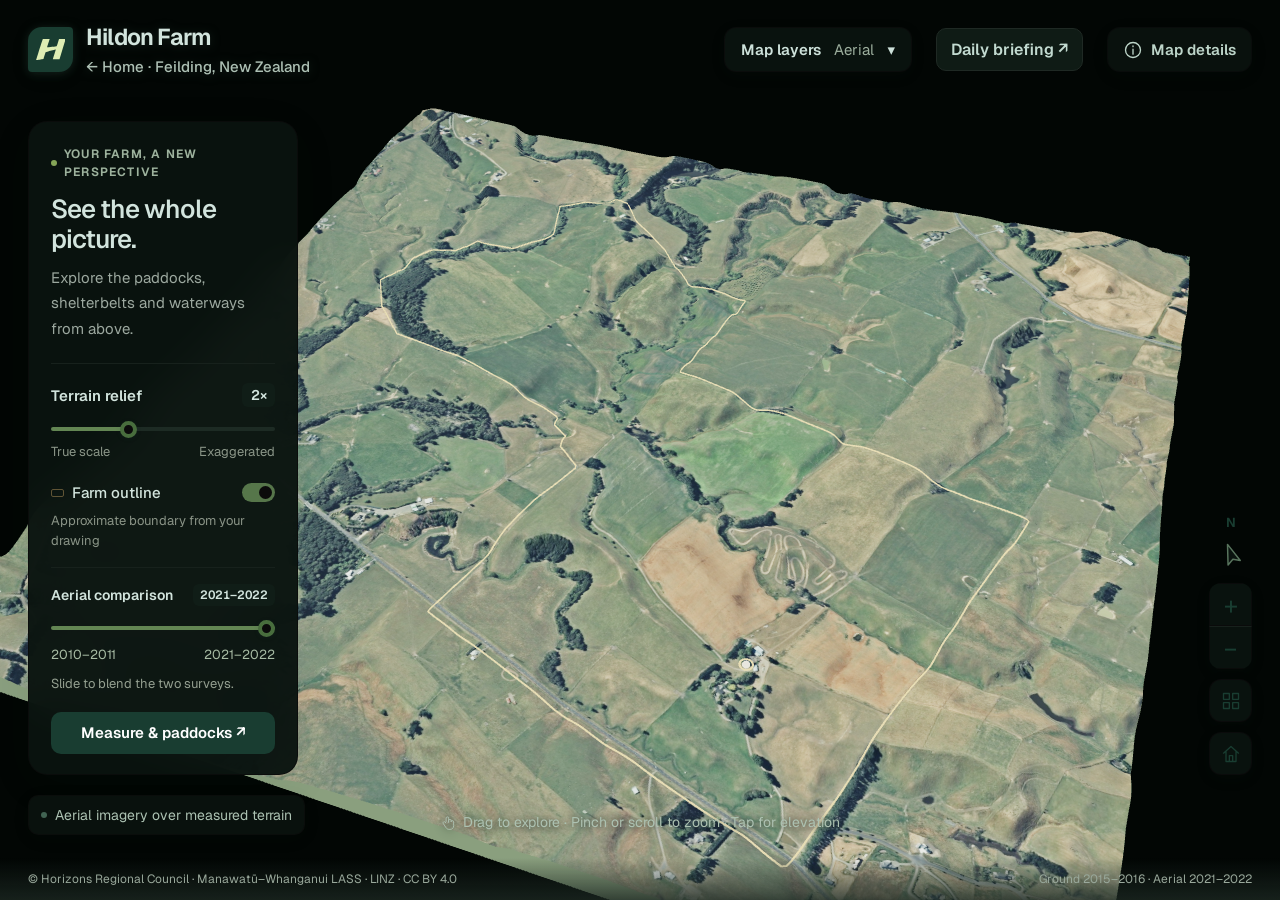
<file: public/farm.html>
<!doctype html>
<html lang="en">
<head>
  <meta charset="utf-8">
  <meta name="viewport" content="width=device-width, initial-scale=1, viewport-fit=cover">
  <meta name="theme-color" content="#0b130f">
  <title>Farm map · Hildon Farm</title>
  <meta name="description" content="Explore the farm terrain, soil map and satellite history, and draw and measure paddocks.">
  <link rel="preconnect" href="https://fonts.googleapis.com"><link rel="preconnect" href="https://fonts.gstatic.com" crossorigin><link rel="stylesheet" href="https://fonts.googleapis.com/css2?family=Geist:wght@300..700&display=swap">
  <link rel="icon" href="./favicon.svg" type="image/svg+xml">
  <link rel="stylesheet" href="./style.css">
  <link rel="stylesheet" href="./farm-tools.css">
  <link rel="stylesheet" href="./data-layers.css">
  <link rel="stylesheet" href="./farm-nav.css">
  <script type="importmap">{"imports":{"three":"./vendor/three.module.js"}}</script>
</head>
<body>
  <main id="app" aria-label="Interactive farm terrain explorer">
    <div id="scene" aria-label="3D farm map. Drag to rotate, scroll or pinch to zoom. Shift and drag to move."></div>
    <header class="header">
      <a class="brand" href="./index.html" aria-label="Hildon Farm home"><span class="brand-icon mark" aria-hidden="true"><svg viewBox="0 0 199.1 142.2"><path fill="currentColor" d="M0.3,141 C0.6,140.2 6.7,121.1 13.9,98.6 C41.9,11.2 45.6,0 46.2,0 C46.6,0.1 57,0.1 69.5,0.1 C82.1,0.1 91.8,0.5 91.5,1 C90.5,2.5 74,55.5 74.3,55.8 C74.9,56.4 138.4,49 139.1,48.3 C139.5,47.9 143.1,36.9 147.1,23.8 L154.4,0.1 L176.7,0.1 C197.6,0.1 199.1,0.2 198.4,1.8 C197.7,3.7 191.3,24.6 173.9,82.1 C168.3,100.5 162.4,120 160.7,125.3 L157.7,135.1 L135.4,135.1 L113,135.1 L114.5,129.8 C116.2,124.2 127.9,86.2 130.9,76.8 C131.9,73.7 132.5,71.1 132.1,71.1 C129.5,71.1 97.3,78.9 82.3,83.1 L64.3,88.2 L57.6,109.5 C53.9,121.2 50.9,131.2 50.9,131.9 C50.9,132.5 49.9,133.3 48.6,133.6 C46.6,134 16.9,139.2 7.9,140.7 C6,141 3.4,141.5 2.1,141.8 C0.5,142.2 0,141.9 0.3,141 Z"/></svg></span><div><h1>Hildon Farm</h1><p>← Home · Feilding, New Zealand</p></div></a>
      <details class="map-layer-menu"><summary>Map layers <span id="current-layer-label">Aerial</span> ▾</summary><nav class="view-switch" aria-label="Map view">
        <button data-view="aerial" class="selected" aria-pressed="true"><svg viewBox="0 0 24 24" aria-hidden="true"><path d="m3 8 9-5 9 5-9 5-9-5Zm0 5 9 5 9-5M3 18l9 5 9-5"/></svg>Aerial</button>
        <button data-view="ground" aria-pressed="false"><svg viewBox="0 0 24 24" aria-hidden="true"><path d="m2 19 7-13 5 8 3-5 5 10H2Zm7-13 3 5-5 1"/></svg>Bare ground</button>
        <button data-view="water" aria-pressed="false"><svg viewBox="0 0 24 24" aria-hidden="true"><path d="M12 2C10 6 5 10 5 15a7 7 0 0 0 14 0c0-5-5-9-7-13ZM9 16c0 2 1 3 3 3"/></svg>Water paths</button>
        <button data-view="soil" aria-pressed="false"><svg viewBox="0 0 24 24" aria-hidden="true"><path d="M3 10h18M3 15h18M3 20h18M12 10V3m0 4C6 8 5 5 5 3c4 0 6 1 7 4Zm0-1c1-4 4-4 7-4 0 3-2 5-7 4Z"/></svg>Soil</button>
        <button data-view="satellite" aria-pressed="false"><svg viewBox="0 0 24 24" aria-hidden="true"><path d="m8 10 6-6 6 6-6 6-6-6Zm-6 0 5-5 3 3-5 5-3-3Zm12 12 5-5 3 3-5 5-3-3ZM4 17a4 4 0 0 1 4 4M3 13a8 8 0 0 1 8 8"/></svg>Satellite</button>
      </nav></details>
      <a class="markets-link" href="./markets.html">Daily briefing ↗</a>
      <button id="details" class="details-button" aria-label="About this map"><svg viewBox="0 0 24 24" aria-hidden="true"><circle cx="12" cy="12" r="9"/><path d="M12 11v6M12 7v1"/></svg><span>Map details</span></button>
    </header>

    <aside class="terrain-panel" aria-label="Terrain controls">
      <div class="eyebrow"><span class="live-dot"></span>YOUR FARM, A NEW PERSPECTIVE</div>
      <h2 id="view-title">See the whole picture.</h2>
      <p id="view-description">Explore the paddocks, shelterbelts and waterways from above.</p>
      <div class="panel-divider"></div>
      <label class="range-label" for="relief">Terrain relief <output id="relief-value">2×</output></label>
      <input id="relief" type="range" min="1" max="4" step="0.25" value="2" aria-label="Terrain vertical exaggeration">
      <div class="range-captions"><span>True scale</span><span>Exaggerated</span></div>
      <label class="toggle-row"><span><i class="boundary-key"></i>Farm outline</span><input id="boundary-toggle" type="checkbox" checked><span class="switch" aria-hidden="true"></span></label>
      <p class="boundary-note">Approximate boundary from your drawing</p>
      <div id="water-note" hidden><svg viewBox="0 0 24 24" aria-hidden="true"><circle cx="12" cy="12" r="9"/><path d="M12 11v6M12 7v1"/></svg><span>Illustrative surface flow. Drains, soil absorption and flood depths are not modelled.</span></div>
    </aside>

    <div class="map-tools" aria-label="Map navigation">
      <button id="north" class="compass" aria-label="Face north"><span>N</span><svg viewBox="0 0 28 28" aria-hidden="true"><path d="m14 3 7 21-7-4-7 4Z"/></svg></button>
      <div class="tool-group"><button id="zoom-in" aria-label="Zoom in">+</button><button id="zoom-out" aria-label="Zoom out">−</button></div>
      <button id="top-down" aria-label="Look straight down" title="Look straight down"><svg viewBox="0 0 24 24" aria-hidden="true"><path d="M3 3h7v7H3zM14 3h7v7h-7zM3 14h7v7H3zM14 14h7v7h-7z"/></svg></button>
      <button id="reset" aria-label="Reset view" title="Reset view"><svg viewBox="0 0 24 24" aria-hidden="true"><path d="m3 11 9-8 9 8M6 9v12h12V9M10 21v-7h4v7"/></svg></button>
    </div>

    <div id="point-label" role="status" hidden><span class="point-kicker">GROUND ELEVATION</span><strong id="point-elevation"></strong><button id="point-close" aria-label="Close elevation label">×</button></div>
    <div class="map-caption"><span class="caption-dot"></span><span id="caption">Aerial imagery over measured terrain</span></div>
    <div class="gesture-hint"><svg viewBox="0 0 24 24" aria-hidden="true"><path d="M9 11V5a2 2 0 0 1 4 0v7-3a2 2 0 0 1 4 0v2a2 2 0 0 1 4 0v6c0 4-2 6-6 6h-2c-2 0-4-2-5-4l-4-6a2 2 0 0 1 3-2l2 2"/></svg><span>Drag to explore · Pinch or scroll to zoom · Tap for elevation</span></div>
    <footer><span>© Horizons Regional Council · Manawatū–Whanganui LASS · LINZ · CC BY 4.0</span><span id="survey-date">Ground 2015–2016 · Aerial 2021–2022</span></footer>

    <div id="loading" role="status"><div class="loading-mark"><svg viewBox="0 0 32 32" aria-hidden="true"><path d="m3 23 8-14 7 10 4-6 7 10M5 27h22"/></svg></div><h2>Bringing the farm into view</h2><p>Loading aerial photography and measured terrain…</p></div>
    <div id="error" hidden role="alert"><h2>The map couldn’t load</h2><p id="error-text"></p><button onclick="location.reload()">Try again</button></div>
    <dialog id="about-dialog"><button id="close-details" class="dialog-close" aria-label="Close map details">×</button><div class="eyebrow">ABOUT THIS MAP</div><h2>A familiar place.<br>A different perspective.</h2><p>A first interactive model of the family farm on Sandon Road, near Feilding.</p><dl><dt>Terrain</dt><dd id="terrain-source">LINZ / Horizons Regional Council LiDAR, surveyed 2015–2016. The displayed mesh is sampled from the measured ground surface.</dd><dt>Aerial photography</dt><dd id="aerial-source">Open aerial photography supplied through LINZ.</dd><dt>Farm outline</dt><dd>Traced from your marked screenshot and aligned with aerial landmarks. It is approximate, not a surveyed legal boundary.</dd><dt>Water paths</dt><dd>Paths follow the steepest descent on the sampled terrain. This is a visual exploration of surface flow, not a rainfall, drainage or flood prediction.</dd><dt>Terrain relief</dt><dd>The default 2× height exaggeration makes subtle changes in the land easier to see. Set it to 1× for true horizontal-to-vertical scale.</dd></dl><a id="source-link" href="https://portal.opentopography.org/datasetMetadata?otCollectionID=OT.052019.2193.1" target="_blank" rel="noopener">View terrain survey details <span aria-hidden="true">↗</span></a></dialog>
  </main>
  <script type="module" src="./app.js"></script>
  <script type="module" src="./farm-nav.js"></script>
</body>
</html>
</file>
<file: public/style.css>
:root{font-family:Geist,system-ui,sans-serif;color:#d2e4dd;background:#1d2521;font-synthesis:none;--forest:#193d31;--cream:#0a130f;--muted:#9ca89f;--lime:#d4eb94}*{box-sizing:border-box}body{margin:0}button,input{font:inherit}button{cursor:pointer;-webkit-tap-highlight-color:transparent}button:focus-visible,input:focus-visible,a:focus-visible{outline:3px solid #35624c;outline-offset:4px}button svg{width:20px;height:20px;fill:none;stroke:currentColor;stroke-width:1.6;stroke-linecap:round;stroke-linejoin:round}#app{height:100svh;min-height:550px;position:relative;overflow:hidden}#scene{position:absolute;inset:0;background:radial-gradient(ellipse at 58% 40%,#16221c,#232d28)}#scene canvas{width:100%;height:100%;display:block;touch-action:none}.header{position:absolute;top:24px;left:28px;right:28px;display:flex;align-items:center;justify-content:space-between;gap:24px;pointer-events:none}.header>*{pointer-events:auto}.brand{display:flex;gap:13px;align-items:center;min-width:230px;filter:drop-shadow(0 1px 5px #13201a)}.brand-icon{display:grid;place-items:center;width:45px;height:45px;border-radius:13px;background:var(--forest);color:var(--lime);box-shadow:0 4px 15px #17342919}.brand-icon svg{width:31px;height:31px;stroke:currentColor;fill:none;stroke-width:1.7;stroke-linecap:round;stroke-linejoin:round}h1{font-size:23px;letter-spacing:-.8px;margin:0;line-height:1.2;font-weight:650}.brand p{font-size:15px;margin:5px 0 0;color:#adc0b4;font-weight:500}.view-switch{display:flex;padding:5px;gap:3px;border:1px solid #0b0b0ba0;background:#0a130fee;box-shadow:0 6px 25px #153b2212;border-radius:16px;backdrop-filter:blur(16px)}.view-switch button{display:flex;align-items:center;justify-content:center;gap:8px;min-height:44px;border:0;border-radius:11px;padding:10px 17px;font-size:16px;font-weight:600;color:#a3b0a6;background:transparent;transition:background .2s,color .2s}.view-switch button:hover{background:#13201a}.view-switch button.selected{background:var(--forest);color:#fff}.view-switch button svg{width:18px;height:18px}.details-button{border:1px solid #0b0b0ba0;display:flex;align-items:center;justify-content:center;gap:8px;background:#0a130fed;color:#bdd5c9;border-radius:13px;min-height:45px;padding:0 15px;font-size:15px;font-weight:600;box-shadow:0 5px 20px #1734290d}.terrain-panel{position:absolute;left:28px;top:121px;width:270px;padding:23px 22px 20px;background:#0a130ff5;border:1px solid #0b0b0bc9;border-radius:19px;box-shadow:0 10px 45px #153b2210;backdrop-filter:blur(20px)}.eyebrow{font-size:12px;letter-spacing:1.2px;font-weight:650;display:flex;align-items:center;gap:7px;color:#9db29d;line-height:1.5}.live-dot{width:6px;height:6px;border-radius:50%;background:#85a557;flex:none}h2{font-size:26px;font-weight:550;letter-spacing:-1px;line-height:1.15;margin:14px 0 10px}.terrain-panel>p{font-size:15px;line-height:1.7;color:#9ca89f;margin:0}.panel-divider{height:1px;background:#17211c;margin:22px 0 19px}.range-label{font-size:15px;font-weight:600;display:flex;align-items:center;justify-content:space-between}.range-label output{background:#101d17;border-radius:6px;padding:3px 7px;font-size:14px;min-width:33px;text-align:center;font-variant-numeric:tabular-nums}input[type=range]{-webkit-appearance:none;appearance:none;width:100%;height:4px;background:linear-gradient(to right,#638653 33.3%,#16241d 33.3%);border-radius:4px;margin:20px 0 12px;cursor:pointer}input[type=range]::-webkit-slider-thumb{-webkit-appearance:none;width:17px;height:17px;background:#0b0b0b;border:4px solid #486d3d;border-radius:50%;box-shadow:0 1px 5px #193d3122}input[type=range]::-moz-range-thumb{width:12px;height:12px;background:#0b0b0b;border:3px solid #486d3d;border-radius:50%}.range-captions{display:flex;justify-content:space-between;font-size:13px;color:#8b9688}.toggle-row{display:flex;align-items:center;justify-content:space-between;margin-top:23px;font-size:15px;font-weight:500;cursor:pointer;position:relative}.toggle-row>span:first-child{display:flex;gap:8px;align-items:center}.boundary-key{display:inline-block;width:13px;height:8px;border:1.8px solid #605435;border-radius:2px}.toggle-row input{position:absolute;right:0;opacity:0;width:35px;height:22px;cursor:pointer}.switch{width:33px;height:19px;background:#212e28;border-radius:20px;position:relative;pointer-events:none;transition:background .2s}.switch:after{content:"";width:13px;height:13px;background:#0b0b0b;border-radius:50%;position:absolute;top:3px;left:3px;transition:transform .2s}.toggle-row input:checked+.switch{background:#56764a}.toggle-row input:checked+.switch:after{transform:translateX(14px)}.toggle-row input:focus-visible+.switch{outline:3px solid #35624c;outline-offset:4px}.terrain-panel>.boundary-note{font-size:13px;margin-top:9px;line-height:1.5;color:#8a9487}#water-note:not([hidden]){display:flex;gap:8px;margin-top:17px;padding-top:15px;border-top:1px solid #17211c;font-size:13px;line-height:1.6;color:#9db0a7}#water-note svg{width:16px;min-width:16px;height:16px;fill:none;stroke:#6c9287;stroke-width:1.7;margin-top:1px}.map-tools{position:absolute;right:28px;bottom:125px;display:flex;flex-direction:column;align-items:center;gap:10px}.map-tools button{border:1px solid #0b0b0be0;color:var(--forest);background:#0a130ff5;box-shadow:0 4px 16px #17342912;width:43px;height:43px;border-radius:12px;display:grid;place-items:center;font-size:25px;font-weight:400;transition:background .2s}.map-tools button:hover{background:#112019}.tool-group{border-radius:12px;box-shadow:0 4px 16px #17342912;overflow:hidden}.tool-group button{border-radius:0;box-shadow:none}.tool-group button+button{border-top:1px solid #17211c}.map-tools .compass{background:none;box-shadow:none;border:0;height:64px;gap:2px}.compass span{font-size:13px;font-weight:650}.compass svg{width:26px;height:28px;stroke:#58745d;fill:#0a130f}.map-caption{position:absolute;left:28px;bottom:65px;background:#0a130fed;border:1px solid #0b0b0bbb;backdrop-filter:blur(14px);border-radius:10px;padding:10px 12px;font-size:14px;color:#adc3b3;display:flex;align-items:center;gap:8px;box-shadow:0 4px 20px #1734290d}.caption-dot{width:6px;height:6px;border-radius:50%;background:#416352}.gesture-hint{position:absolute;bottom:69px;left:50%;transform:translateX(-50%);font-size:14px;color:#adc2b2;white-space:nowrap;display:flex;align-items:center;gap:7px;filter:drop-shadow(0 1px 4px #0f1c16)}.gesture-hint svg{width:15px;height:17px;fill:none;stroke:currentColor;stroke-width:1.5}footer{position:absolute;bottom:0;left:0;right:0;display:flex;gap:16px;justify-content:space-between;align-items:center;padding:13px 28px;font-size:12px;color:#99a89b;background:linear-gradient(transparent,#1c2822c9);pointer-events:none}#point-label{position:absolute;z-index:3;min-width:156px;padding:15px 35px 14px 16px;border:1px solid #0b0b0bcc;background:#0a130ff5;border-radius:13px;box-shadow:0 6px 30px #142c3020;pointer-events:auto;transform:translate(-50%,-115%)}.point-kicker{font-size:11px;letter-spacing:1px;color:#929c90;display:block;margin-bottom:6px}#point-elevation{font-size:21px;letter-spacing:-.5px;font-weight:550}#point-close{position:absolute;right:6px;top:4px;background:none;border:0;font-size:19px;color:#9eab9c;width:25px;height:25px}#loading,#error:not([hidden]){position:absolute;inset:0;display:flex;flex-direction:column;align-items:center;justify-content:center;background:#14211b;z-index:10;text-align:center;padding:25px}#loading{transition:opacity .6s}#loading.loaded{opacity:0;pointer-events:none}.loading-mark{width:66px;height:66px;background:var(--forest);border-radius:21px;display:grid;place-items:center;color:var(--lime);animation:breathe 2s ease-in-out infinite}.loading-mark svg{width:43px;height:43px;stroke:currentColor;fill:none;stroke-width:1.5;stroke-linecap:round;stroke-linejoin:round}#loading h2{font-size:27px;margin-top:25px}#loading p,#error p{font-size:16px;color:#9ba89b}#error button{border:0;background:var(--forest);color:#fff;padding:13px 23px;border-radius:10px;margin-top:15px}dialog{border:1px solid #0b0b0b;background:var(--cream);color:var(--forest);border-radius:22px;box-shadow:0 25px 100px #142b393a;max-width:520px;width:calc(100% - 36px);max-height:85svh;padding:35px;overflow:auto}dialog::backdrop{background:#152c234a;backdrop-filter:blur(8px)}.dialog-close{position:absolute;right:15px;top:12px;font-size:27px;color:#a2b29c;border:0;background:none;width:32px;height:32px}dialog h2{font-size:33px;margin-top:19px}dialog p{font-size:16px;color:#9da596;line-height:1.7}dl{margin-top:25px}dt{font-size:15px;font-weight:650;margin-top:20px}dd{margin:7px 0 0;font-size:15px;line-height:1.7;color:#9ea99c}dialog a{font-size:15px;color:#a4c8aa;text-decoration:none;display:block;padding-top:20px;margin-top:25px;border-top:1px solid #17241e}dialog a span{float:right}@keyframes breathe{50%{transform:translateY(-5px);box-shadow:0 15px 35px #193d311a}}@media(min-width:1600px){.header{top:32px;left:38px;right:38px}.terrain-panel{left:38px;top:145px;width:285px}.map-caption{left:38px}}@media(max-width:1050px){.header{gap:12px;left:20px;right:20px}.brand{min-width:180px}.brand h1{font-size:21px}.details-button span{display:none}.details-button{width:45px;padding:0}.view-switch button{padding:10px 12px;font-size:15px}.terrain-panel{left:20px;width:235px;padding:20px 18px}.eyebrow{font-size:11px;letter-spacing:.8px}.terrain-panel h2{font-size:23px}.gesture-hint{left:auto;right:24px;transform:none;bottom:68px;font-size:13px}.gesture-hint span{max-width:160px;white-space:normal;line-height:1.5}}@media(max-width:650px){#app{min-height:560px}.header{top:18px;left:16px;right:16px;flex-wrap:wrap;gap:17px}.brand{min-width:0;flex:1}.brand-icon{width:39px;height:39px;border-radius:11px}.brand-icon svg{width:27px}.brand h1{font-size:21px}.brand p{font-size:13px;margin-top:3px}.details-button{height:39px;min-height:39px;width:39px;border-radius:11px}.view-switch{order:3;width:100%;border-radius:14px;justify-content:stretch;padding:4px;gap:2px}.view-switch button{flex:1;font-size:14px;gap:6px;min-height:42px;padding:9px 5px}.view-switch button svg{width:16px}.terrain-panel{top:auto;bottom:65px;left:16px;right:73px;width:auto;padding:14px 16px;border-radius:15px}.terrain-panel .eyebrow,.terrain-panel h2,.terrain-panel>p:not(.boundary-note),.panel-divider,.range-captions,.boundary-note{display:none}.range-label{font-size:14px}input[type=range]{margin:15px 0 6px}.toggle-row{margin-top:9px;font-size:14px}.range-label output{font-size:13px;padding:2px 6px}.switch{transform:scale(.9);transform-origin:right center}#water-note:not([hidden]){font-size:12px;padding-top:9px;margin-top:10px;line-height:1.5}.map-tools{right:16px;bottom:65px;gap:8px}.map-tools button{height:38px;width:38px;border-radius:10px}.map-tools .compass{height:52px}.tool-group{border-radius:10px}.tool-group button{border-radius:0}.map-caption{left:16px;bottom:auto;top:144px;padding:8px 10px;font-size:12px;max-width:calc(100% - 32px)}.gesture-hint{display:none}footer{font-size:11px;padding:11px 16px;gap:8px;align-items:flex-end}footer span:first-child{max-width:180px;line-height:1.5}footer span:last-child{text-align:right}dialog{padding:28px}dialog h2{font-size:29px}}

[hidden]{display:none!important}

.markets-link{color:#c2dad0;background:#0f1b15;border:1px solid #1f2924;border-radius:10px;padding:10px 14px;font:600 16px Geist,system-ui;text-decoration:none;white-space:nowrap;min-height:40px;display:flex;align-items:center}.markets-link:hover{background:#15251d}
.mark{color:#deedb3}.mark svg{width:66%;height:auto;fill:currentColor;stroke:none}.brand-icon.mark{border-radius:14px 4px 14px 4px}
:root{color-scheme:dark}
</file>
<file: public/farm-tools.css>
.open-farm-tools{display:block;width:100%;margin-top:18px;min-height:42px;padding:10px;border:0;border-radius:10px;background:#193d31;color:#fff;font-size:15px;font-weight:600}.history-control{padding-top:16px;margin-top:17px;border-top:1px solid #17211c}.history-control .range-label{font-size:14px}.history-control output{font-size:12px;min-width:68px}.history-years{display:flex;justify-content:space-between}.history-years button{border:0;background:none;color:#a8bca5;font-size:13px;padding:4px 0}.history-control p{margin:7px 0 0;color:#949f90;font-size:13px;line-height:1.5}.tools-open .terrain-panel{display:none}#farm-overlays{position:absolute;inset:0;width:100%;height:100%;pointer-events:none;z-index:1;overflow:hidden}.header,.terrain-panel,.map-tools,.map-caption,.gesture-hint,footer{z-index:2}.farm-tools-panel{position:absolute;z-index:4;left:28px;top:121px;width:300px;max-height:calc(100svh - 200px);overflow:auto;padding:22px;background:#0a130ff7;border:1px solid #0b0b0bc9;border-radius:19px;box-shadow:0 10px 45px #153b2215;backdrop-filter:blur(20px);scrollbar-width:thin}.tools-heading{display:flex;justify-content:space-between;align-items:flex-start}.tools-heading h2{font-size:22px;line-height:1.2;margin:8px 0 16px}.tools-heading>button{border:0;background:#101c16;border-radius:8px;width:30px;height:30px;font-size:22px;color:#a4b7a0}.tool-tabs{display:grid;grid-template-columns:1fr 1fr 1.3fr;gap:5px}.tool-tabs button,.drawing-actions button,.backup-actions button,.paddock-form-actions button,#restore-paddock{min-height:38px;padding:7px;border:1px solid #18261f;border-radius:8px;background:#0d1813;color:#b5caad;font-size:14px}.tool-tabs button.selected,.tool-primary{background:#193d31!important;color:#fff!important;border-color:#193d31!important}.tool-help{font-size:14px;line-height:1.6;color:#a0b09a;margin:13px 0}.measure-result{padding:13px;background:#112019;border-radius:10px;margin:12px 0}.measure-result strong{display:block;font-size:27px;font-weight:550;letter-spacing:-1px}.measure-result small{font-size:17px}.measure-result span{display:block;font-size:13px;color:#a0aa96;margin-top:5px}.drawing-actions{display:grid;grid-template-columns:1fr 1fr;gap:6px}.drawing-actions button:last-child{grid-column:1/-1;min-height:30px;background:transparent}.farm-tools-panel button:disabled{opacity:.4;cursor:default}.tool-message{font-size:14px;line-height:1.6;color:#b3be9d;margin:10px 0}.farm-tools-panel label{font-size:14px;display:block;margin:11px 0 6px;font-weight:600}.farm-tools-panel label span{font-weight:400;color:#959c89}.farm-tools-panel input:not([type=file]),.farm-tools-panel textarea{width:100%;padding:10px;border:1px solid #192720;border-radius:8px;background:#0b0b0b;color:#cde1da;font-size:15px;font-family:inherit}.farm-tools-panel textarea{resize:vertical}.paddock-form-actions{display:flex;gap:5px;margin-top:10px}.paddock-form-actions button:first-child{flex:1}.saved-heading{display:flex;align-items:center;justify-content:space-between;border-top:1px solid #17241e;margin-top:20px;padding-top:14px}.saved-heading h3{font-size:15px;margin:0}.saved-heading>span{font-size:13px;background:#112019;padding:3px 7px;border-radius:6px}.empty-paddocks{font-size:14px;line-height:1.6;color:#949e8a}.saved-paddock{width:100%;margin-top:6px;display:flex;justify-content:space-between;align-items:center;gap:8px;text-align:left;border:1px solid #17261f;border-radius:9px;background:#0c1611;color:#bbd4b8;padding:10px;font-size:15px;min-height:44px}.saved-paddock.selected{border-color:#305945;background:#111f18}.saved-paddock span{overflow-wrap:anywhere}.saved-paddock small{font-size:13px;white-space:nowrap;color:#9ca790}.backup-actions{display:flex;gap:6px;margin-top:16px}.backup-actions button{flex:1}.storage-note,.measure-disclaimer{font-size:12px;color:#929b86;line-height:1.6;margin-bottom:0}.measure-disclaimer{padding-top:8px}.plot-label{pointer-events:auto;cursor:pointer}.plot-label rect{fill:#0a130fed;stroke:#406051;stroke-width:1}.plot-label text{fill:#193d31;font-size:14px;font-family:inherit;font-weight:600;pointer-events:none}.plot-label .plot-area{font-size:12px;font-weight:400;fill:#718269}.corner-number{fill:#193d31;font-size:15px;font-weight:650;paint-order:stroke;stroke:#0d1813;stroke-width:3px;stroke-linejoin:round}.tools-open #point-label{z-index:4}@media(min-width:1600px){.farm-tools-panel{left:38px;top:145px}}@media(max-width:1050px){.farm-tools-panel{left:20px;width:275px}.terrain-panel{max-height:calc(100svh - 205px);overflow:auto}}@media(max-width:650px){.open-farm-tools{margin-top:10px;min-height:36px;font-size:14px}.history-control{padding-top:11px;margin-top:11px}.history-control p{display:none}.history-control input[type=range]{margin-top:12px}.history-control .range-label{font-size:13px}.history-control .range-label output{font-size:11px}.history-years button{font-size:12px}.terrain-panel{max-height:45svh}.farm-tools-panel{left:16px;right:66px;top:auto;bottom:65px;width:auto;max-height:44svh;padding:15px;border-radius:15px}.tools-heading h2{font-size:18px;margin:6px 0 11px}.tools-heading .eyebrow{display:none}.tool-tabs button{font-size:13px;min-height:36px;padding:5px}.tool-help{font-size:13px;margin:10px 0}.measure-result{padding:10px}.measure-result strong{font-size:24px}.saved-heading{margin-top:14px;padding-top:11px}.plot-label text{font-size:13px}}
</file>
<file: public/data-layers.css>
/* Soil and satellite views keep the same terrain and interaction model. */
#toggle-layer-panel{display:none}
.view-switch button{padding-left:13px;padding-right:13px}.terrain-panel{max-height:calc(100svh - 225px);overflow:auto;scrollbar-width:thin}.data-layer-active .terrain-panel>h2{font-size:23px}.data-layer-active .terrain-panel>.eyebrow,.data-layer-active .terrain-panel>#view-description,.data-layer-active .terrain-panel>.panel-divider,.data-layer-active .range-captions:not(.satellite-range){display:none}.data-layer-active .terrain-panel>h2{margin:0 0 18px}.data-layer-active .terrain-panel .history-control{display:none}.data-layer-active .terrain-panel>.boundary-note{display:none}.data-layer-active .terrain-panel>.toggle-row{margin-top:14px}#data-layer-controls{border-top:1px solid #17231d;padding-top:17px;margin-top:16px}#layer-loading{font-size:15px;color:#a4b29e;padding:15px 0}#layer-error p{font-size:15px;line-height:1.6;color:#b5b9a2}#retry-layer{border:1px solid #273a31;background:#0f1b15;padding:9px 15px;border-radius:8px;font-size:14px;color:#b8d0b6}.layer-heading{display:flex;justify-content:space-between;align-items:center;gap:8px}.layer-kicker{font-size:11px;letter-spacing:.8px;color:#a1aa93;font-weight:650;line-height:1.5}.data-badge{font-size:11px;white-space:nowrap;padding:4px 6px;border-radius:5px;background:#121f19;color:#a9b69b}.layer-copy{font-size:14px!important;line-height:1.6!important;color:#9fac99!important;margin:11px 0!important}.layer-footnote{font-size:13px!important;line-height:1.6!important;color:#9ca593!important;margin:10px 0 0!important}#soil-legend button{display:flex;align-items:center;gap:8px;width:100%;text-align:left;font-size:14px;font-weight:550;color:#bad1b7;border:1px solid #192922;border-radius:8px;background:#0d1813;padding:9px 10px;min-height:38px;margin-top:7px}#soil-legend i{height:12px;width:12px;flex-shrink:0;border:1px solid #6b7e4b66;border-radius:3px}.soil-card{margin-top:13px;border-radius:12px;background:#112019;padding:13px}.soil-card h3{font-size:18px;line-height:1.2;font-weight:550;letter-spacing:-.4px;margin:8px 0}.soil-card p{font-size:15px;line-height:1.6;color:#a9b9a2;margin:8px 0 0}.soil-card summary{cursor:pointer;font-size:14px;color:#b0c4a5;margin-top:12px}.soil-card details p{font-size:14px}.satellite-kind{display:grid;grid-template-columns:1fr 1fr;gap:4px;padding:4px;border:1px solid #182921;border-radius:10px;margin-top:13px;background:#0d1913}.satellite-kind button{min-height:34px;border:0;border-radius:7px;background:transparent;color:#a2b09a;font-size:14px;font-weight:600}.satellite-kind button[aria-pressed=true]{background:#193d31;color:#ffffff}.satellite-date{display:flex;justify-content:space-between;align-items:center;margin-top:17px;gap:8px}.satellite-date output{font-size:19px;font-weight:550;letter-spacing:-.5px}.satellite-date span{font-size:13px;color:#99a48a;font-variant-numeric:tabular-nums}#satellite-date-slider{margin-top:20px}.satellite-range{font-size:11px!important;display:flex!important;margin-top:0}.playback-controls{display:flex;gap:6px;margin-top:14px}.playback-controls button{border:1px solid #192c23;background:#0e1b15;color:#b7cead;border-radius:8px;min-height:38px;min-width:36px;padding:8px;font-size:16px}.playback-controls button:nth-child(2){background:#193d31;color:#ffffff;flex:1;font-size:14px;font-weight:600}.playback-controls button:disabled{opacity:.4;cursor:default}.ndvi-gradient{height:8px;margin-top:14px;border-radius:8px;background:linear-gradient(to right,#293b32,#564d31,#34604b,#335f4a,#4d9943,#176c3d,#124733)}.ndvi-labels{display:flex;justify-content:space-between;font-size:12px;color:#a6b196;margin-top:5px}.layer-source-link{margin:8px 0 0!important;padding:0!important;border:0!important;font-size:13px!important;text-decoration:underline!important}.data-layer-active .gesture-hint{display:none}@media(max-width:1050px){.view-switch button{padding:10px 8px;gap:5px}.view-switch button svg{width:16px}.brand{min-width:165px}.header{gap:10px}}@media(max-width:650px){#toggle-layer-panel{display:block;width:100%;border:0;border-radius:7px;min-height:32px;background:#111f18;text-align:left;color:#b6d2b4;font-size:14px;font-weight:600;padding:7px 9px;margin-bottom:9px}.view-switch button{font-size:14px;padding:9px 3px;min-height:40px;gap:0}.view-switch button svg{display:none}.data-layer-active .terrain-panel{max-height:43svh}.data-layer-active .terrain-panel>h2{display:none}.data-layer-active .terrain-panel>.range-label,.data-layer-active .terrain-panel>#relief,.data-layer-active .terrain-panel>.toggle-row{display:none}#data-layer-controls{border:0;padding:0;margin:0}.data-layer-active .open-farm-tools{margin-top:13px;min-height:34px;font-size:13px}.layer-heading{gap:5px}.data-badge{font-size:11px}.layer-kicker{font-size:11px}.layer-copy{font-size:14px!important;margin:9px 0!important}.layer-footnote{font-size:13px!important}.soil-card{padding:11px;margin-top:10px}.soil-card h3{font-size:18px}.soil-card p{font-size:15px}.satellite-date output{font-size:18px}.satellite-date{margin-top:12px}.satellite-kind{margin-top:9px}.satellite-kind button{min-height:32px}.playback-controls{margin-top:10px}.playback-controls button{min-height:34px}#satellite-date-slider{margin-top:16px}.soil-card details p{font-size:14px}.terrain-panel{max-height:45svh}}

@media(min-width:1600px){.terrain-panel{max-height:calc(100svh - 250px)}}
</file>
<file: public/farm-nav.css>
.header .brand{text-decoration:none;color:inherit}.header .map-layer-menu{position:relative;pointer-events:auto;margin-left:auto}.map-layer-menu>summary{list-style:none;cursor:pointer;min-height:45px;display:flex;align-items:center;gap:13px;border:1px solid #0b0b0bc9;border-radius:12px;background:#0a130ff5;padding:10px 16px;color:#cde1da;font:600 15px Geist,system-ui;box-shadow:0 4px 16px #17342912}.map-layer-menu>summary::-webkit-details-marker{display:none}.map-layer-menu>summary span{font-weight:400;color:#9daf9e}.map-layer-menu .view-switch{position:absolute;right:0;top:54px;display:flex;flex-direction:column;min-width:210px;z-index:7;padding:7px;border-radius:15px}.map-layer-menu .view-switch button{justify-content:flex-start;padding:12px 14px;min-height:45px}.map-layer-menu summary:focus-visible{outline:3px solid #35624c;outline-offset:4px}.map-layer-menu[open]>summary{background:#193d31;color:#ffffff}.map-layer-menu[open]>summary span{color:#d4eb94}@media(max-width:650px){.header{gap:8px;flex-wrap:wrap}.header .brand{flex-basis:calc(100% - 52px);order:0}.header .details-button{order:1}.header .map-layer-menu{order:2;margin:0;flex:1}.header .markets-link{order:3;font-size:15px;min-height:45px}.map-layer-menu>summary{justify-content:space-between;font-size:15px}.map-layer-menu .view-switch{left:0;right:auto;width:215px;display:flex;gap:3px}.map-layer-menu .view-switch button{flex:auto;gap:10px;font-size:16px}.map-layer-menu .view-switch button svg{display:block;width:19px}.map-caption{top:145px}.header .brand h1{font-size:21px}}
</file>
